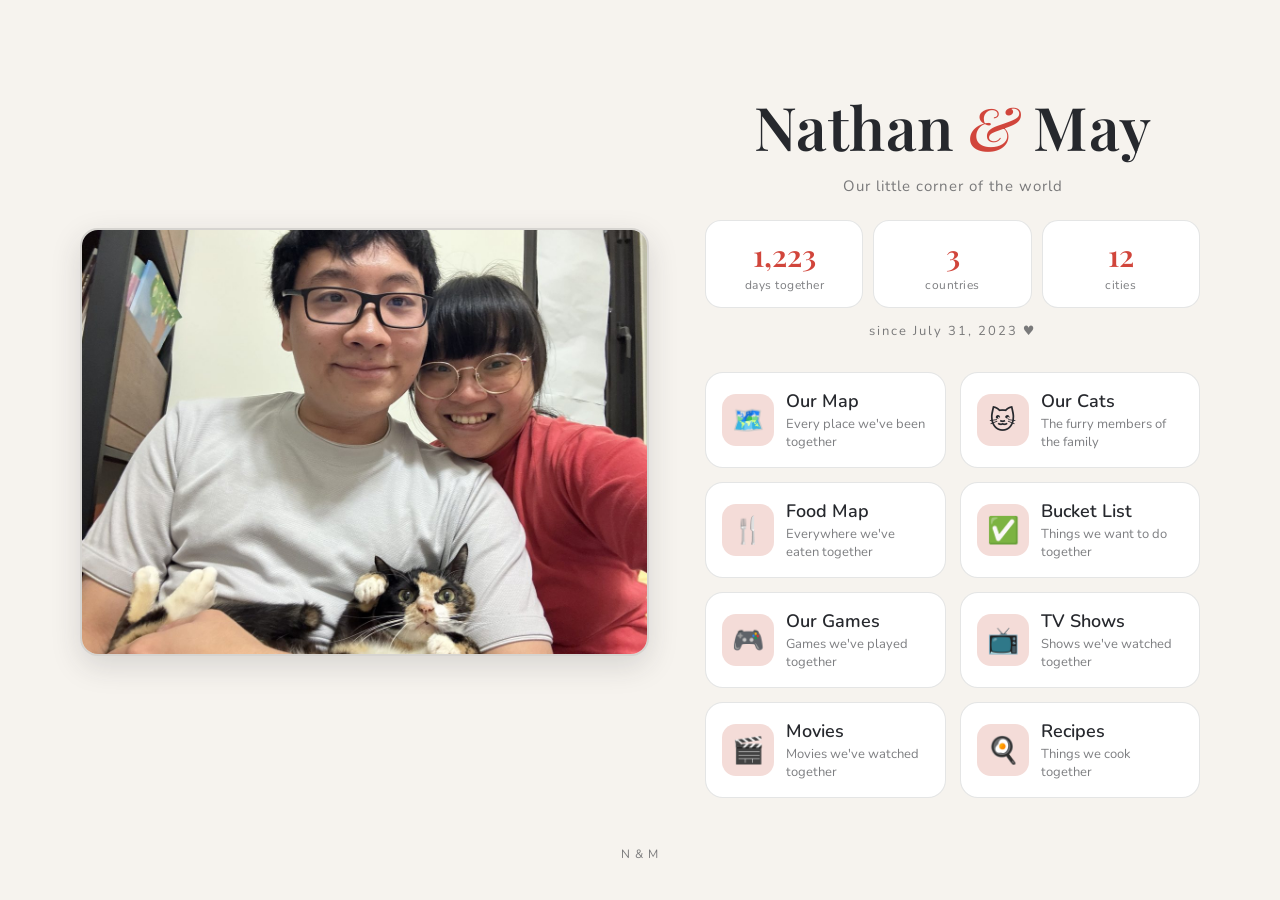
<file: index.html>
<!DOCTYPE html>
<html lang="en">
<head>
  <meta charset="UTF-8" />
  <meta name="viewport" content="width=device-width, initial-scale=1" />
  <title>Nathan & May</title>
  <!-- Fonts: a fancy one for titles, a clean one for text -->
  <link rel="preconnect" href="https://fonts.googleapis.com" />
  <link rel="preconnect" href="https://fonts.gstatic.com" crossorigin />
  <link href="https://fonts.googleapis.com/css2?family=Playfair+Display:ital,wght@0,600;1,500&family=Nunito:wght@400;600&display=swap" rel="stylesheet" />
  <link rel="stylesheet" href="home.css?v=19" />
</head>
<body>

  <!-- On phones everything is one column; on computers the photo is on the left
       and everything else on the right (see "Home page on big screens" in home.css) -->
  <main class="home">
    <!-- Our photo (to change it, replace photos/us.jpg and bump ?v= so phones load the new one) -->
    <img id="cover" src="photos/us.jpg?v=2" alt="Nathan & May" />

    <header>
      <h1>Nathan <span class="amp">&amp;</span> May</h1>
      <p class="tagline">Our little corner of the world</p>
    </header>

    <!-- Our numbers: filled in by home.js -->
    <section class="stats">
      <div class="stat">
        <span class="num" id="days">–</span>
        <span class="stat-label">days together</span>
      </div>
      <div class="stat">
        <span class="num" id="countries">–</span>
        <span class="stat-label">countries</span>
      </div>
      <div class="stat">
        <span class="num" id="cities">–</span>
        <span class="stat-label">cities</span>
      </div>
    </section>
    <p class="since">since July 31, 2023 ♥</p>

    <!-- Menu: one card per page. To add a page, copy one <a> and change it. -->
    <nav class="menu">
      <a class="card" href="map.html">
        <span class="icon">🗺️</span>
        <span class="text">
          <span class="label">Our Map</span>
          <span class="desc">Every place we've been together</span>
        </span>
        <span class="arrow">→</span>
      </a>
      <a class="card" href="cats.html">
        <span class="icon">🐱</span>
        <span class="text">
          <span class="label">Our Cats</span>
          <span class="desc">The furry members of the family</span>
        </span>
        <span class="arrow">→</span>
      </a>
      <a class="card" href="food.html">
        <span class="icon">🍴</span>
        <span class="text">
          <span class="label">Food Map</span>
          <span class="desc">Everywhere we've eaten together</span>
        </span>
        <span class="arrow">→</span>
      </a>
      <a class="card" href="bucket.html">
        <span class="icon">✅</span>
        <span class="text">
          <span class="label">Bucket List</span>
          <span class="desc">Things we want to do together</span>
        </span>
        <span class="arrow">→</span>
      </a>
      <a class="card" href="games.html">
        <span class="icon">🎮</span>
        <span class="text">
          <span class="label">Our Games</span>
          <span class="desc">Games we've played together</span>
        </span>
        <span class="arrow">→</span>
      </a>
      <a class="card" href="tv.html">
        <span class="icon">📺</span>
        <span class="text">
          <span class="label">TV Shows</span>
          <span class="desc">Shows we've watched together</span>
        </span>
        <span class="arrow">→</span>
      </a>
      <a class="card" href="movies.html">
        <span class="icon">🎬</span>
        <span class="text">
          <span class="label">Movies</span>
          <span class="desc">Movies we've watched together</span>
        </span>
        <span class="arrow">→</span>
      </a>
      <a class="card" href="recipes.html">
        <span class="icon">🍳</span>
        <span class="text">
          <span class="label">Recipes</span>
          <span class="desc">Things we cook together</span>
        </span>
        <span class="arrow">→</span>
      </a>
    </nav>

    <footer>N &amp; M</footer>
  </main>

  <!-- places.js is shared with the map, so the numbers update when we add places -->
  <script src="places.js?v=5"></script>
  <script src="home.js?v=4"></script>
</body>
</html>
</file>
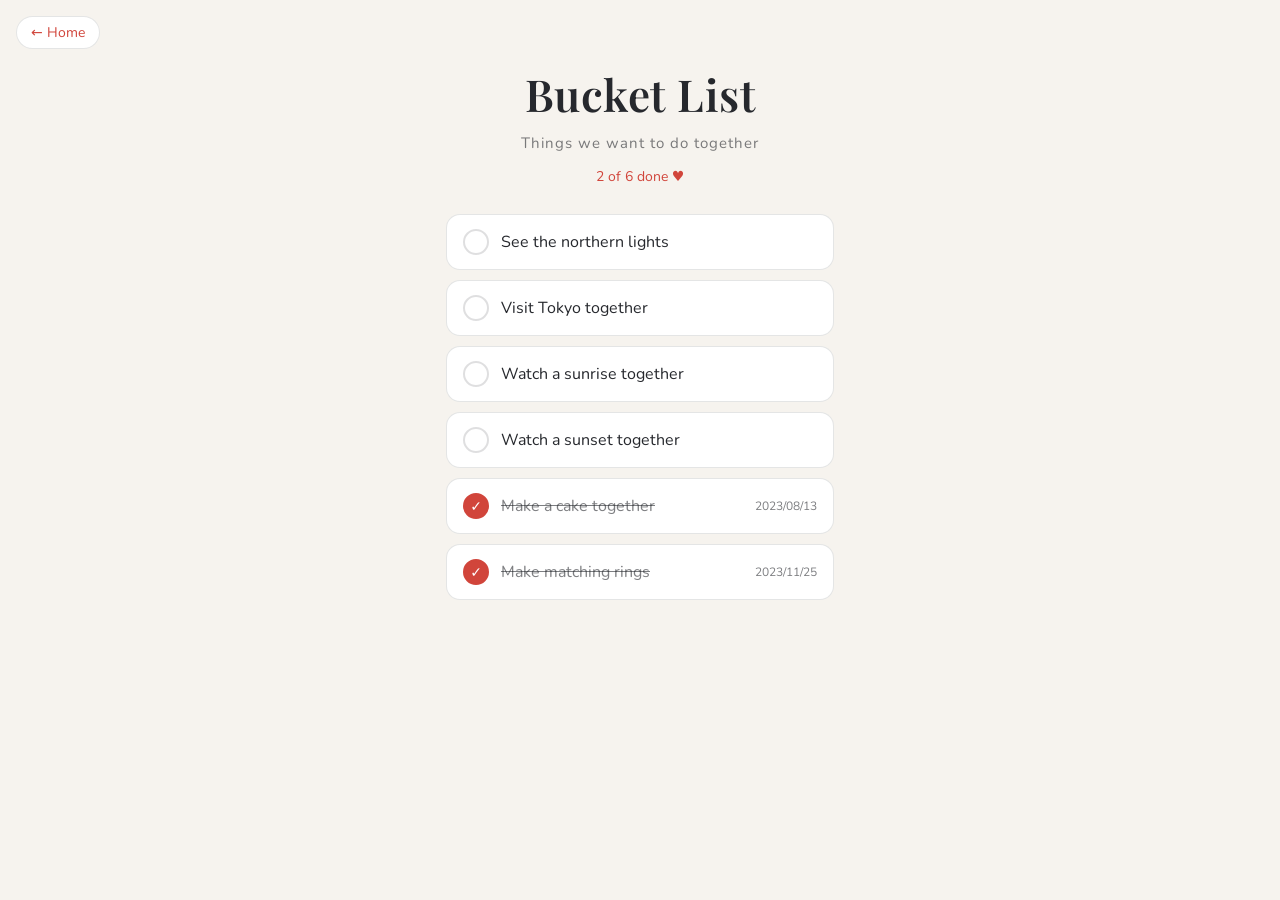
<file: bucket.html>
<!DOCTYPE html>
<html lang="en">
<head>
  <meta charset="UTF-8" />
  <meta name="viewport" content="width=device-width, initial-scale=1" />
  <title>Bucket List · Nathan & May</title>
  <link rel="preconnect" href="https://fonts.googleapis.com" />
  <link rel="preconnect" href="https://fonts.gstatic.com" crossorigin />
  <link href="https://fonts.googleapis.com/css2?family=Playfair+Display:ital,wght@0,600;1,500&family=Nunito:wght@400;600&display=swap" rel="stylesheet" />
  <link rel="stylesheet" href="home.css?v=19" />
</head>
<body>

  <a class="back" href="index.html">← Home</a>

  <main>
    <header>
      <h1>Bucket List</h1>
      <p class="tagline">Things we want to do together</p>
      <p class="progress" id="progress"></p>
    </header>

    <!-- The list is filled in from bucket.js -->
    <ul class="list" id="bucket"></ul>
  </main>

  <!-- After changing bucket.js, bump the ?v= number so phones load the new list -->
  <script src="bucket.js?v=2"></script>
  <script>
    const listEl = document.getElementById("bucket");

    // Not done yet first, then the ones we've done
    const sorted = [...bucketList].sort((a, b) => a.done - b.done);

    sorted.forEach(item => {
      const li = document.createElement("li");
      li.className = "item" + (item.done ? " done" : "");
      li.innerHTML = '<span class="check"></span><span class="item-text"></span><span class="item-date"></span>';
      li.querySelector(".check").textContent = item.done ? "✓" : "";
      li.querySelector(".item-text").textContent = item.text;
      li.querySelector(".item-date").textContent = item.date || "";
      listEl.appendChild(li);
    });

    const doneCount = bucketList.filter(item => item.done).length;
    document.getElementById("progress").textContent = `${doneCount} of ${bucketList.length} done ♥`;
  </script>
</body>
</html>
</file>
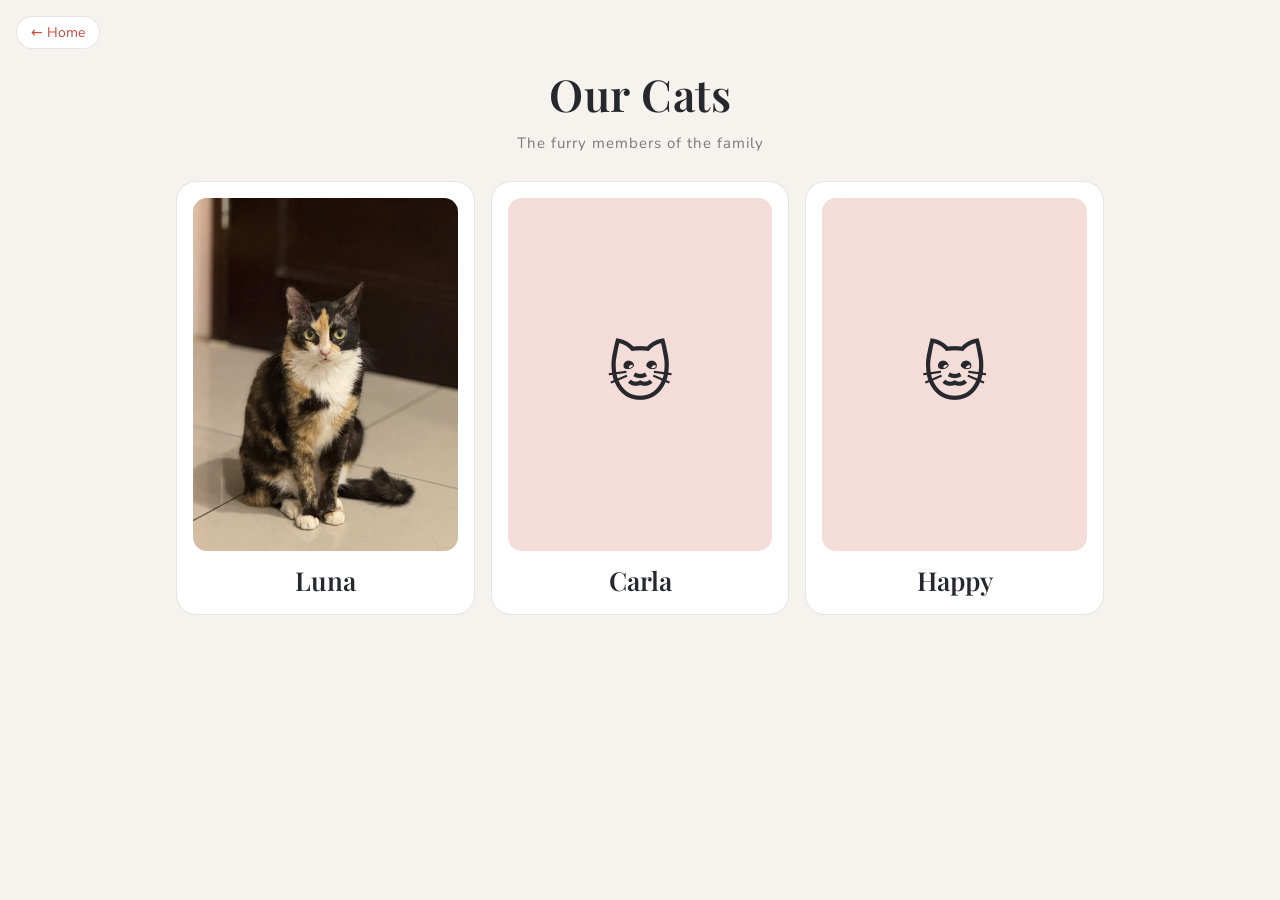
<file: cats.html>
<!DOCTYPE html>
<html lang="en">
<head>
  <meta charset="UTF-8" />
  <meta name="viewport" content="width=device-width, initial-scale=1" />
  <title>Our Cats · Nathan & May</title>
  <link rel="preconnect" href="https://fonts.googleapis.com" />
  <link rel="preconnect" href="https://fonts.gstatic.com" crossorigin />
  <link href="https://fonts.googleapis.com/css2?family=Playfair+Display:ital,wght@0,600;1,500&family=Nunito:wght@400;600&display=swap" rel="stylesheet" />
  <link rel="stylesheet" href="home.css?v=19" />
</head>
<body>

  <a class="back" href="index.html">← Home</a>

  <main class="wide">
    <header>
      <h1>Our Cats</h1>
      <p class="tagline">The furry members of the family</p>
    </header>

    <!-- One card per cat. To add a photo, replace <div class="cat-photo">🐱</div>
         with <img class="cat-photo" src="photos/cats/luna.jpg" alt="Luna" /> -->
    <section class="cats">
      <article class="cat">
        <img class="cat-photo" src="photos/cats/luna.jpg?v=1" alt="Luna" />
        <h2 class="cat-name">Luna</h2>
      </article>
      <article class="cat">
        <div class="cat-photo">🐱</div>
        <h2 class="cat-name">Carla</h2>
      </article>
      <article class="cat">
        <div class="cat-photo">🐱</div>
        <h2 class="cat-name">Happy</h2>
      </article>
    </section>
  </main>

</body>
</html>
</file>
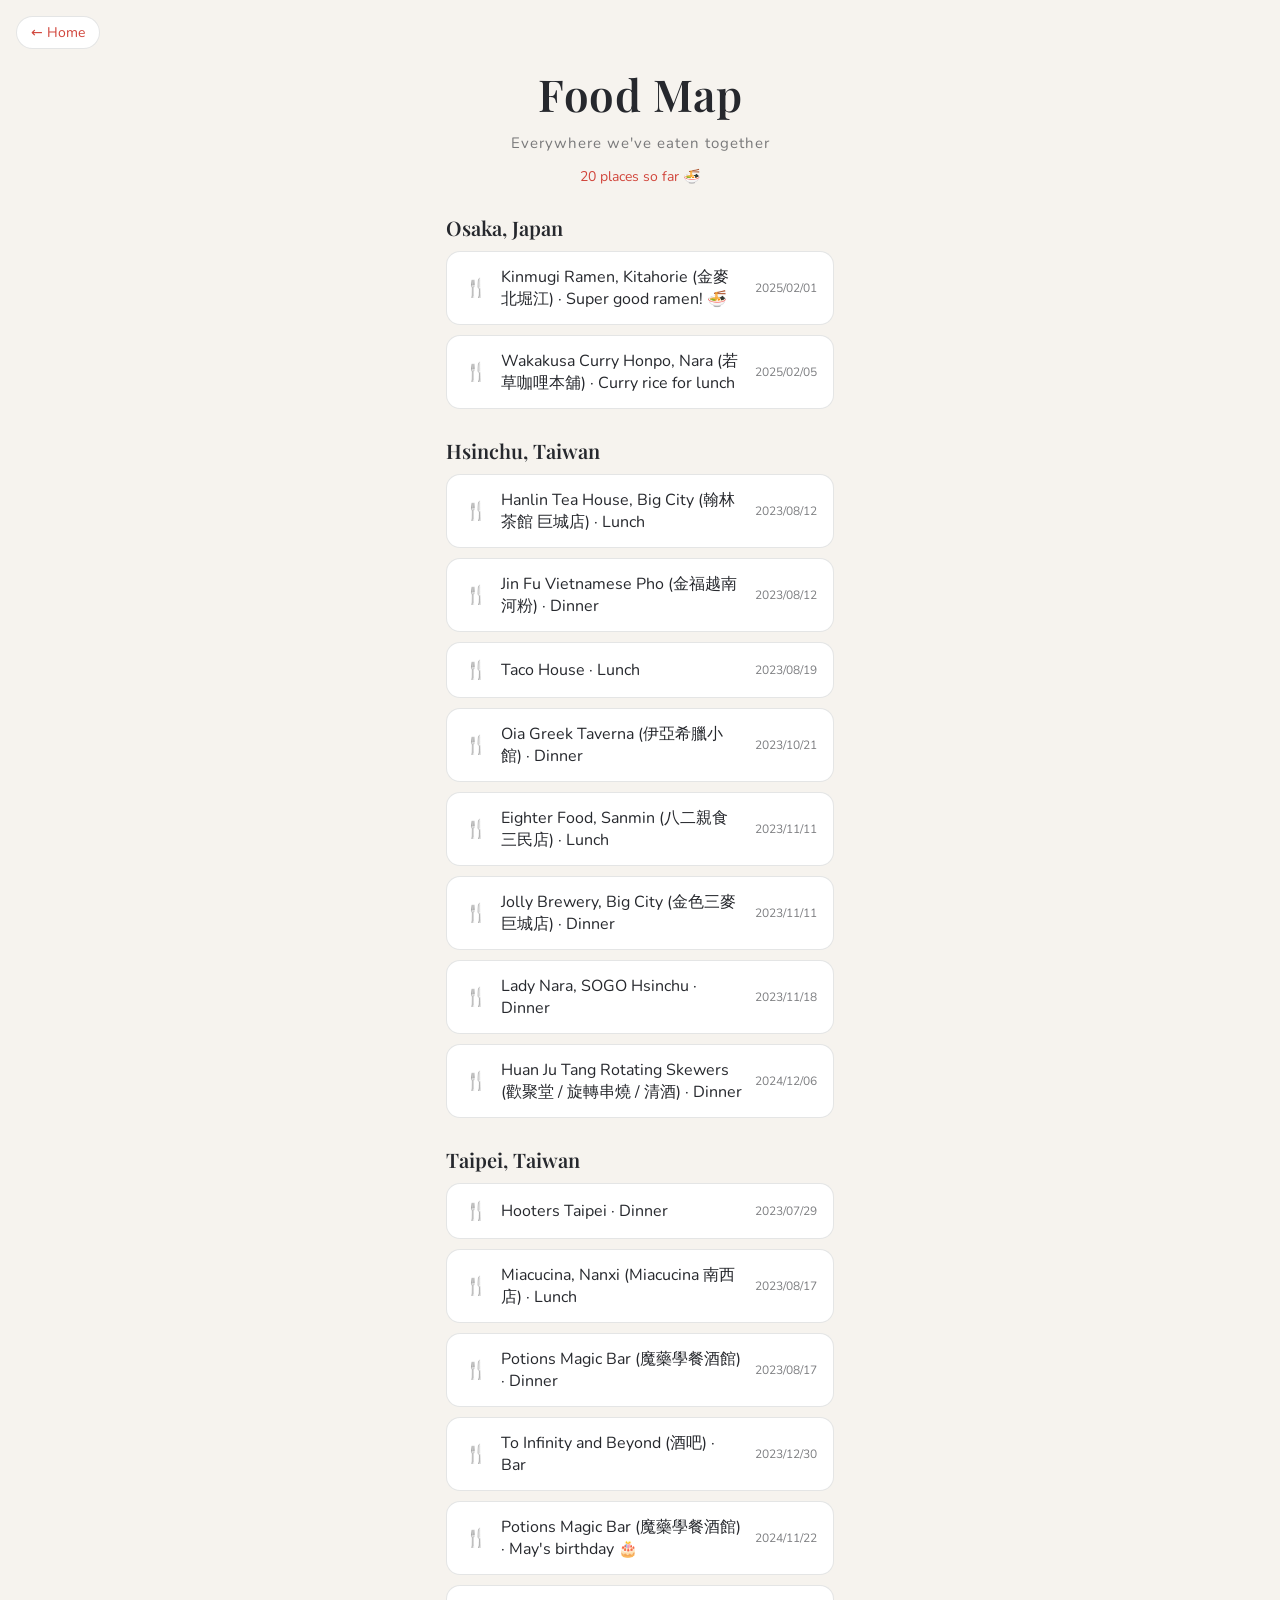
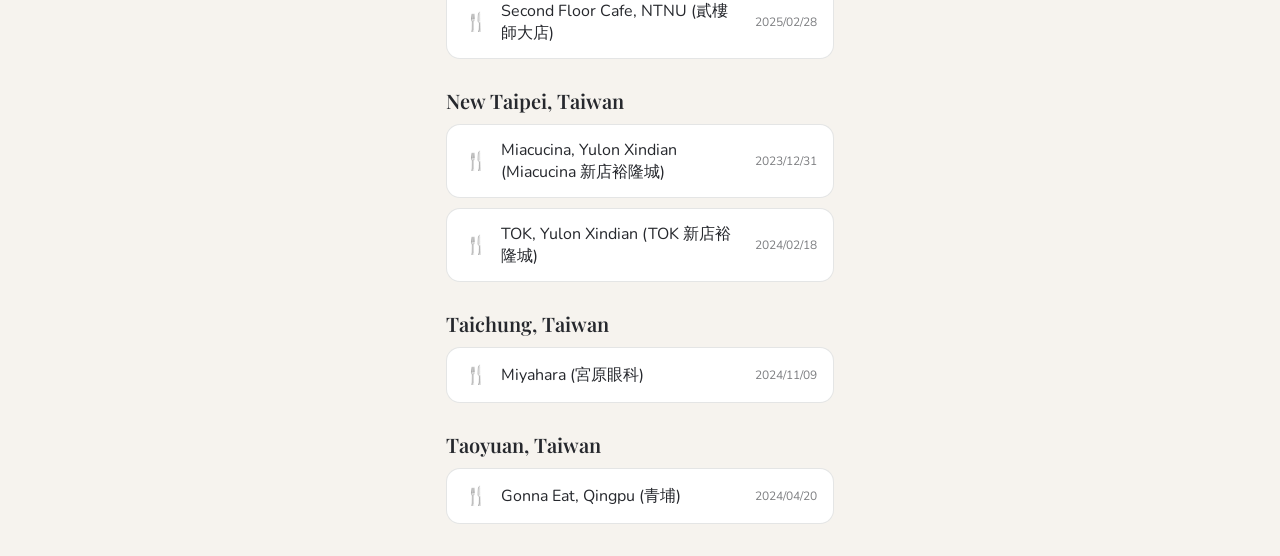
<file: food.html>
<!DOCTYPE html>
<html lang="en">
<head>
  <meta charset="UTF-8" />
  <meta name="viewport" content="width=device-width, initial-scale=1" />
  <title>Food Map · Nathan & May</title>
  <link rel="preconnect" href="https://fonts.googleapis.com" />
  <link rel="preconnect" href="https://fonts.gstatic.com" crossorigin />
  <link href="https://fonts.googleapis.com/css2?family=Playfair+Display:ital,wght@0,600;1,500&family=Nunito:wght@400;600&display=swap" rel="stylesheet" />
  <link rel="stylesheet" href="home.css?v=19" />
</head>
<body>

  <a class="back" href="index.html">← Home</a>

  <main>
    <header>
      <h1>Food Map</h1>
      <p class="tagline">Everywhere we've eaten together</p>
      <p class="progress" id="count"></p>
    </header>

    <!-- Filled in automatically from places.js: every spot with  type: "food" -->
    <div id="food"></div>
  </main>

  <script src="places.js?v=5"></script>
  <script>
    const foodEl = document.getElementById("food");
    let total = 0;

    places.forEach(place => {
      const food = (place.spots || []).filter(spot => spot.type === "food");
      if (!food.length) return;
      total += food.length;

      // City heading
      const h2 = document.createElement("h2");
      h2.className = "group-title";
      h2.textContent = place.name;
      foodEl.appendChild(h2);

      // One card per restaurant: tap it to see it on the map
      const ul = document.createElement("ul");
      ul.className = "list";
      food.forEach(spot => {
        const li = document.createElement("li");
        const a = document.createElement("a");
        a.className = "item link";
        a.href = "map.html?spot=" + encodeURIComponent(spot.name);
        a.innerHTML = '<span class="check">🍴</span><span class="item-text"></span><span class="item-date"></span>';
        a.querySelector(".item-text").textContent = spot.name + (spot.notes ? ` · ${spot.notes}` : "");
        a.querySelector(".item-date").textContent = spot.date;
        li.appendChild(a);
        ul.appendChild(li);
      });
      foodEl.appendChild(ul);
    });

    document.getElementById("count").textContent = `${total} places so far 🍜`;
  </script>
</body>
</html>
</file>
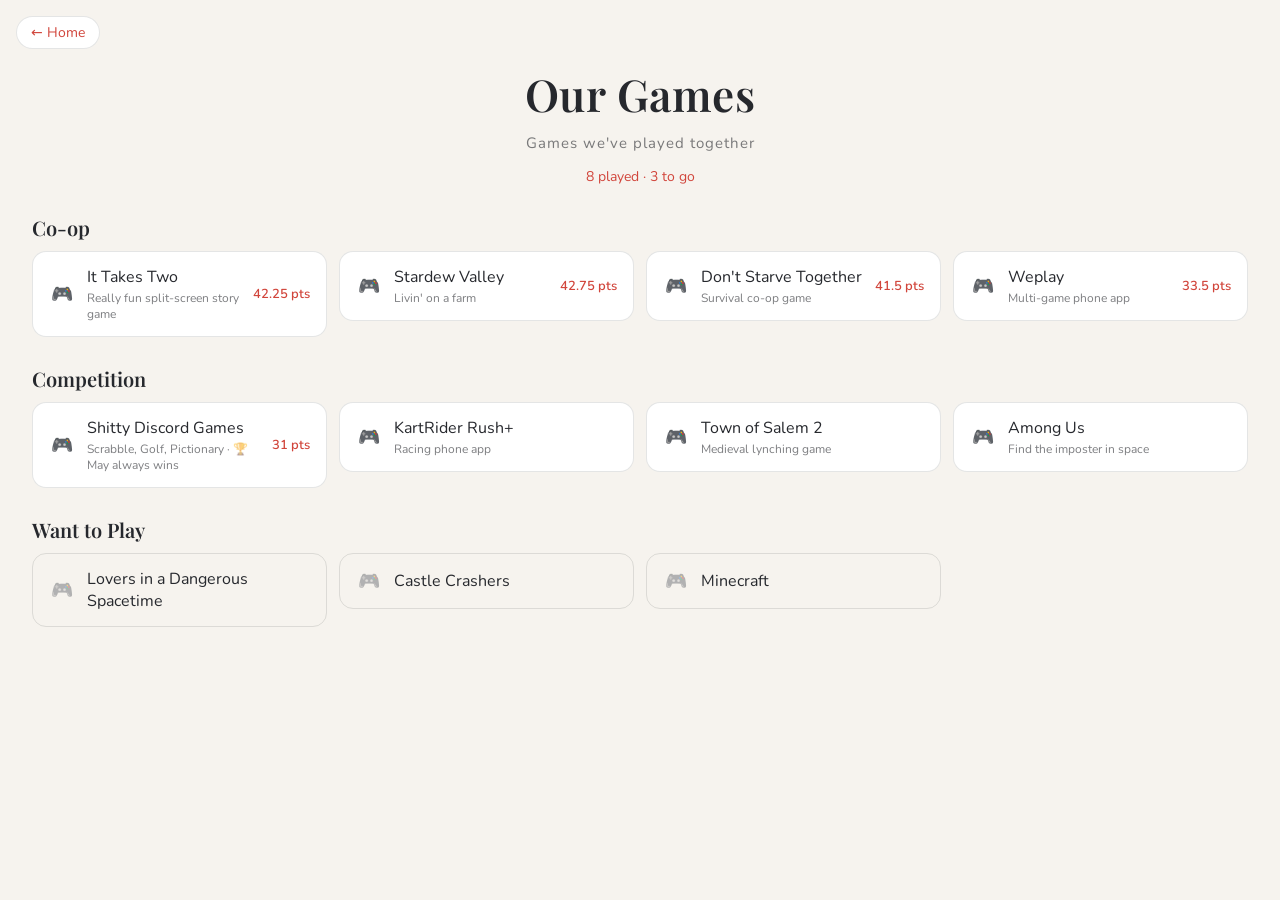
<file: games.html>
<!DOCTYPE html>
<html lang="en">
<head>
  <meta charset="UTF-8" />
  <meta name="viewport" content="width=device-width, initial-scale=1" />
  <title>Our Games · Nathan & May</title>
  <link rel="preconnect" href="https://fonts.googleapis.com" />
  <link rel="preconnect" href="https://fonts.gstatic.com" crossorigin />
  <link href="https://fonts.googleapis.com/css2?family=Playfair+Display:ital,wght@0,600;1,500&family=Nunito:wght@400;600&display=swap" rel="stylesheet" />
  <link rel="stylesheet" href="home.css?v=19" />
</head>
<body>

  <a class="back" href="index.html">← Home</a>

  <main class="wide collection">
    <header>
      <h1>Our Games</h1>
      <p class="tagline">Games we've played together</p>
      <p class="progress" id="count"></p>
    </header>

    <!-- Filled in from games.js, grouped by category -->
    <div id="list"></div>
  </main>

  <!-- After changing games.js, bump the ?v= number so phones load the new list -->
  <script src="games.js?v=1"></script>
  <script src="lists.js?v=1"></script>
  <script>showList(items, "🎮", "played", "Want to Play");</script>
</body>
</html>
</file>
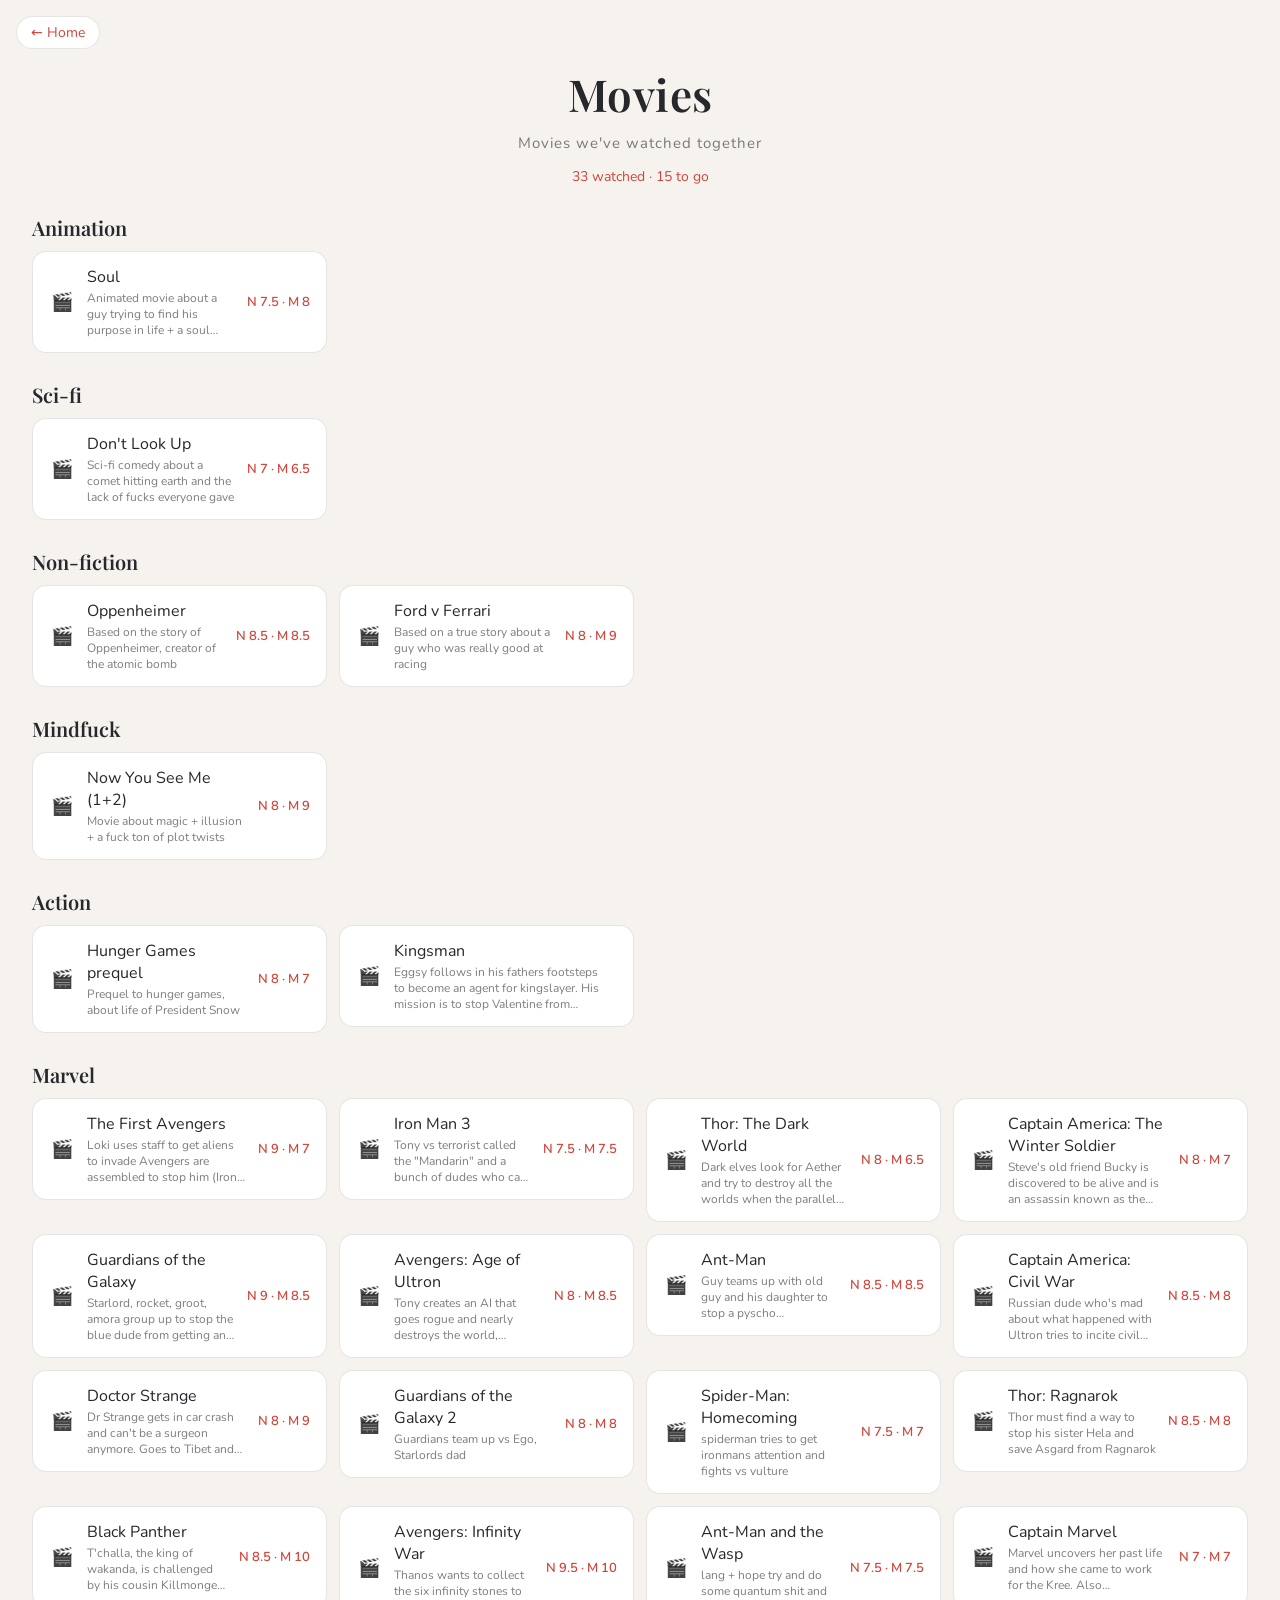
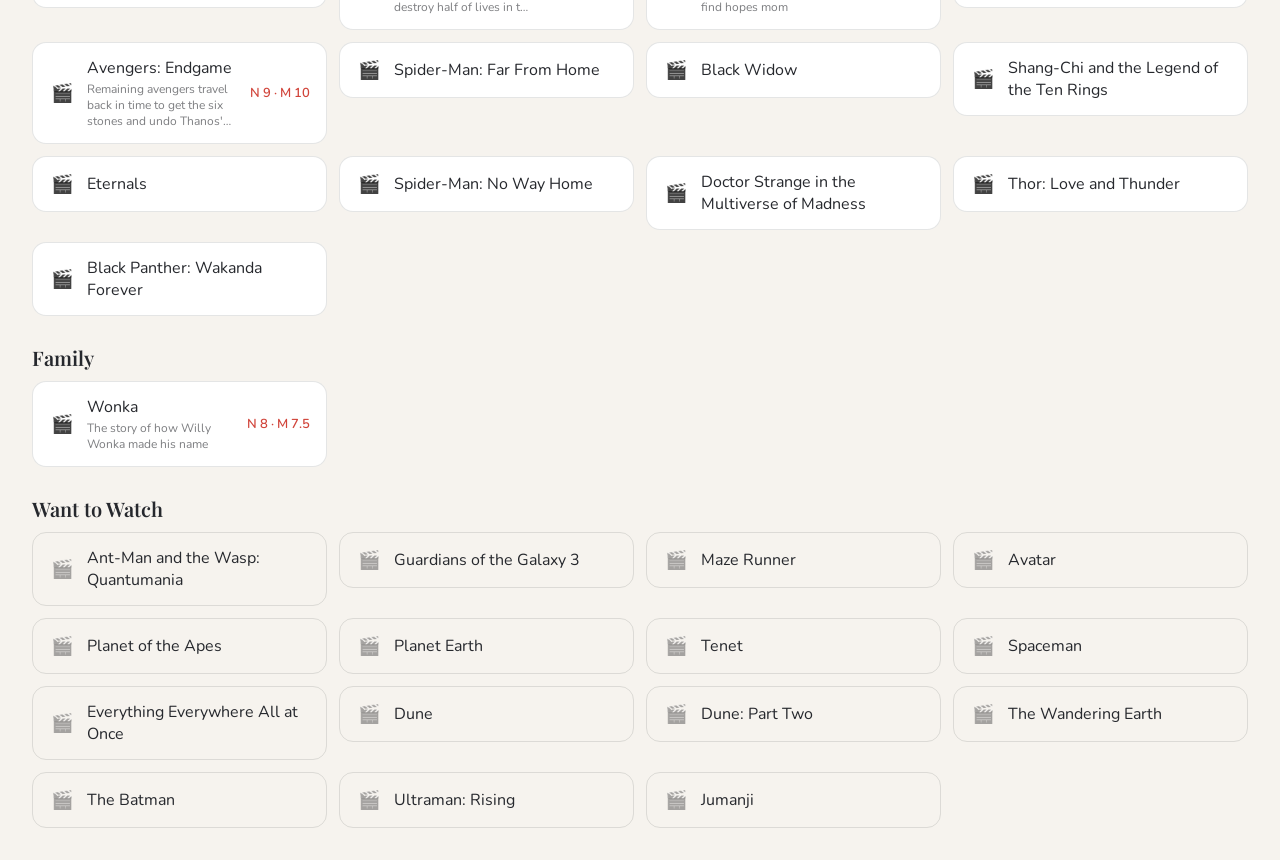
<file: movies.html>
<!DOCTYPE html>
<html lang="en">
<head>
  <meta charset="UTF-8" />
  <meta name="viewport" content="width=device-width, initial-scale=1" />
  <title>Movies · Nathan & May</title>
  <link rel="preconnect" href="https://fonts.googleapis.com" />
  <link rel="preconnect" href="https://fonts.gstatic.com" crossorigin />
  <link href="https://fonts.googleapis.com/css2?family=Playfair+Display:ital,wght@0,600;1,500&family=Nunito:wght@400;600&display=swap" rel="stylesheet" />
  <link rel="stylesheet" href="home.css?v=19" />
</head>
<body>

  <a class="back" href="index.html">← Home</a>

  <main class="wide collection">
    <header>
      <h1>Movies</h1>
      <p class="tagline">Movies we've watched together</p>
      <p class="progress" id="count"></p>
    </header>

    <!-- Filled in from movies.js, grouped by category -->
    <div id="list"></div>
  </main>

  <!-- After changing movies.js, bump the ?v= number so phones load the new list -->
  <script src="movies.js?v=1"></script>
  <script src="lists.js?v=1"></script>
  <script>showList(items, "🎬", "watched", "Want to Watch");</script>
</body>
</html>
</file>
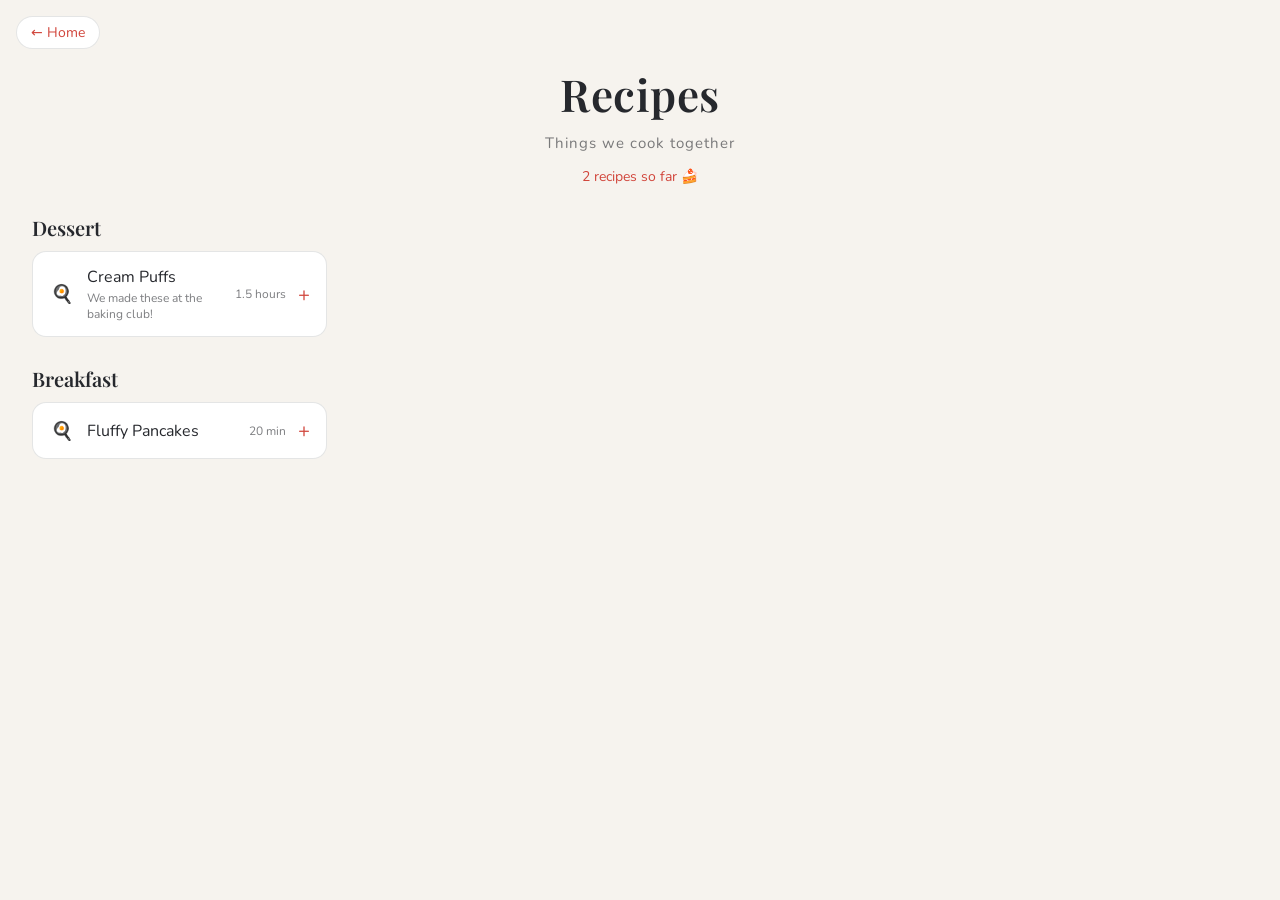
<file: recipes.html>
<!DOCTYPE html>
<html lang="en">
<head>
  <meta charset="UTF-8" />
  <meta name="viewport" content="width=device-width, initial-scale=1" />
  <title>Recipes · Nathan & May</title>
  <link rel="preconnect" href="https://fonts.googleapis.com" />
  <link rel="preconnect" href="https://fonts.gstatic.com" crossorigin />
  <link href="https://fonts.googleapis.com/css2?family=Playfair+Display:ital,wght@0,600;1,500&family=Nunito:wght@400;600&display=swap" rel="stylesheet" />
  <link rel="stylesheet" href="home.css?v=19" />
</head>
<body>

  <a class="back" href="index.html">← Home</a>

  <main class="wide collection">
    <header>
      <h1>Recipes</h1>
      <p class="tagline">Things we cook together</p>
      <p class="progress" id="count"></p>
    </header>

    <!-- Filled in from recipes.js. Tap a recipe to open it. -->
    <div id="list"></div>
  </main>

  <!-- After changing recipes.js, bump the ?v= number so phones load the new list -->
  <script src="recipes.js?v=1"></script>
  <script>
    const box = document.getElementById("list");
    const categories = [...new Set(recipes.map(r => r.category || "Other"))];

    categories.forEach(category => {
      const h2 = document.createElement("h2");
      h2.className = "group-title";
      h2.textContent = category;
      box.appendChild(h2);

      const list = document.createElement("div");
      list.className = "list";

      recipes.filter(r => (r.category || "Other") === category).forEach(r => {
        // <details> = a box that opens and closes when you tap its title
        const card = document.createElement("details");
        card.className = "item recipe icon-only";
        card.innerHTML =
          '<summary><span class="check">🍳</span>' +
          '<span class="item-main"><span class="item-text"></span><span class="item-sub"></span></span>' +
          '<span class="item-date"></span></summary>' +
          '<div class="recipe-body"><h3>Ingredients</h3><ul class="ingredients"></ul>' +
          '<h3>Steps</h3><ol class="steps"></ol></div>';

        card.querySelector(".item-text").textContent = r.name;
        card.querySelector(".item-sub").textContent = r.notes || "";
        card.querySelector(".item-date").textContent = r.time || "";
        (r.ingredients || []).forEach(text => {
          const li = document.createElement("li");
          li.textContent = text;
          card.querySelector(".ingredients").appendChild(li);
        });
        (r.steps || []).forEach(text => {
          const li = document.createElement("li");
          li.textContent = text;
          card.querySelector(".steps").appendChild(li);
        });
        list.appendChild(card);
      });

      box.appendChild(list);
    });

    document.getElementById("count").textContent = `${recipes.length} recipes so far 🍰`;
  </script>
</body>
</html>
</file>
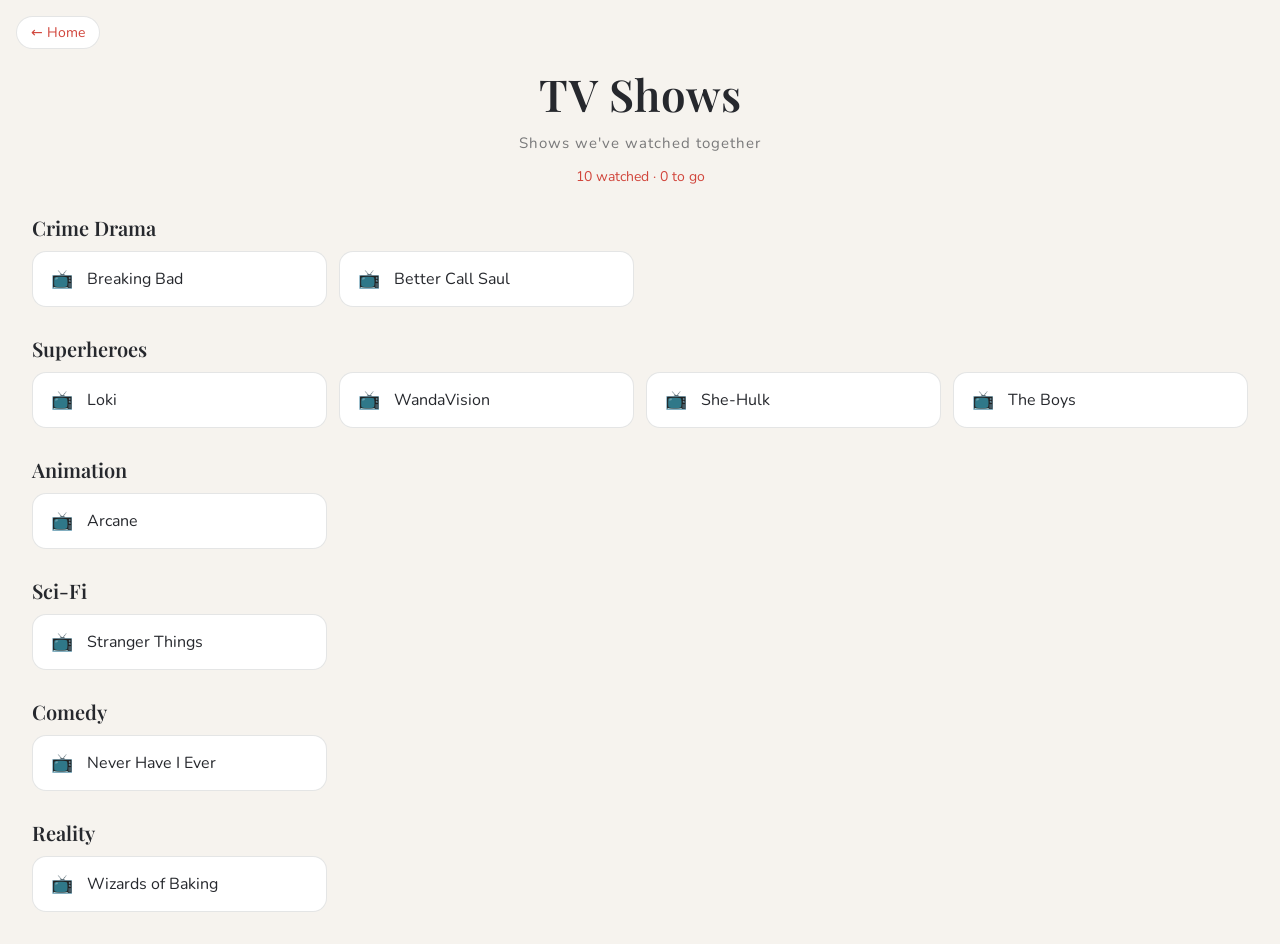
<file: tv.html>
<!DOCTYPE html>
<html lang="en">
<head>
  <meta charset="UTF-8" />
  <meta name="viewport" content="width=device-width, initial-scale=1" />
  <title>TV Shows · Nathan & May</title>
  <link rel="preconnect" href="https://fonts.googleapis.com" />
  <link rel="preconnect" href="https://fonts.gstatic.com" crossorigin />
  <link href="https://fonts.googleapis.com/css2?family=Playfair+Display:ital,wght@0,600;1,500&family=Nunito:wght@400;600&display=swap" rel="stylesheet" />
  <link rel="stylesheet" href="home.css?v=19" />
</head>
<body>

  <a class="back" href="index.html">← Home</a>

  <main class="wide collection">
    <header>
      <h1>TV Shows</h1>
      <p class="tagline">Shows we've watched together</p>
      <p class="progress" id="count"></p>
    </header>

    <!-- Filled in from tv.js, grouped by category -->
    <div id="list"></div>
  </main>

  <!-- After changing tv.js, bump the ?v= number so phones load the new list -->
  <script src="tv.js?v=1"></script>
  <script src="lists.js?v=1"></script>
  <script>showList(items, "📺", "watched", "Want to Watch");</script>
</body>
</html>
</file>
<file: home.css>
/* Styles for the home page and the cats page (the map has its own style.css) */
* { box-sizing: border-box; }

/* ---------- Colors ----------
   Every color on the home, cats, food and bucket pages comes from here,
   so changing the whole look only means changing these lines. */
:root {
  --bg: #f6f3ee;                          /* page background: off-white */
  --glow-1: transparent;                  /* soft glow, top left (none) */
  --glow-2: transparent;                  /* soft glow, bottom right (none) */
  --star: transparent;                    /* twinkling stars (transparent = none) */
  --text: #26282d;                        /* main text: almost black */
  --muted: rgba(38, 40, 45, 0.6);         /* small grey text */
  --accent: #d1453b;                      /* main highlight color: red, from May's shirt */
  --accent-soft: #d1453b;                 /* numbers, &, links */
  --on-accent: #fff;                      /* text on top of --accent */
  --surface: #ffffff;                     /* cards and boxes */
  --surface-hover: #ffffff;
  --line: rgba(38, 40, 45, 0.12);         /* card borders */
  --line-hover: rgba(209, 69, 59, 0.5);
  --accent-line: rgba(38, 40, 45, 0.15);
  --icon-bg: #f4dcd8;                     /* the little square behind each icon */
  --photo-shadow: 0 10px 30px rgba(38, 40, 45, 0.15);
}

body {
  margin: 0;
  min-height: 100vh;
  color: var(--text);
  font-family: "Nunito", system-ui, -apple-system, sans-serif;
  text-align: center;
  background:
    radial-gradient(circle at 20% 15%, var(--glow-1), transparent 40%),
    radial-gradient(circle at 85% 80%, var(--glow-2), transparent 45%),
    var(--bg);
  background-attachment: fixed;
}

/* Tiny twinkling stars behind everything */
body::before {
  content: "";
  position: fixed;
  inset: 0;
  pointer-events: none;
  background-image:
    radial-gradient(1px 1px at 10% 20%, var(--star), transparent),
    radial-gradient(1px 1px at 30% 70%, var(--star), transparent),
    radial-gradient(1.5px 1.5px at 50% 10%, var(--star), transparent),
    radial-gradient(1px 1px at 70% 40%, var(--star), transparent),
    radial-gradient(1.5px 1.5px at 90% 15%, var(--star), transparent),
    radial-gradient(1px 1px at 80% 90%, var(--star), transparent),
    radial-gradient(1px 1px at 15% 85%, var(--star), transparent),
    radial-gradient(1px 1px at 60% 60%, var(--star), transparent);
  opacity: 0.6;
  animation: twinkle 4s ease-in-out infinite alternate;
}

@keyframes twinkle {
  from { opacity: 0.3; }
  to   { opacity: 0.8; }
}

main {
  position: relative;
  max-width: 420px;
  margin: 0 auto;
  padding: 64px 16px 32px;
  animation: fade-up 0.8s ease both;
}

@keyframes fade-up {
  from { opacity: 0; transform: translateY(16px); }
  to   { opacity: 1; transform: none; }
}

/* ---------- Header ---------- */
header { margin-bottom: 28px; }

/* Our photo: the whole picture, with rounded corners and a soft pink glow */
#cover {
  display: block;
  width: 100%;
  height: auto;
  margin: 0 auto 28px;
  border-radius: 18px;
  border: 2px solid var(--accent-line);
  box-shadow: var(--photo-shadow);
}

.cover-placeholder {
  width: 150px;
  height: 150px;
  margin: 0 auto 24px;
  border-radius: 50%;
  border: 3px solid var(--accent-soft);
  display: flex;
  align-items: center;
  justify-content: center;
  font-size: 56px;
  color: var(--accent-soft);
  background: var(--surface);
}

h1 {
  margin: 0;
  font-family: "Playfair Display", Georgia, serif;
  font-weight: 600;
  font-size: 44px;
  letter-spacing: 0.5px;
}

.amp {
  font-style: italic;
  font-weight: 500;
  color: var(--accent-soft);
}

.tagline {
  margin: 10px 0 0;
  color: var(--muted);
  font-size: 15px;
  letter-spacing: 1px;
}

/* ---------- Our numbers ---------- */
.stats {
  display: grid;
  grid-template-columns: repeat(3, 1fr);
  gap: 10px;
}

.stat {
  display: flex;
  flex-direction: column;
  padding: 14px 6px;
  background: var(--surface);
  border: 1px solid var(--line);
  border-radius: 16px;
}

.num {
  font-family: "Playfair Display", Georgia, serif;
  font-size: 30px;
  font-weight: 600;
  color: var(--accent-soft);
}

.stat-label {
  margin-top: 2px;
  font-size: 12px;
  color: var(--muted);
  letter-spacing: 0.5px;
}

.since {
  margin: 14px 0 32px;
  font-family: "Nunito", system-ui, sans-serif;   /* same clean font as the rest of the text */
  color: var(--muted);
  font-size: 13px;
  letter-spacing: 2px;
}

/* ---------- Menu cards ---------- */
.menu {
  display: flex;
  flex-direction: column;
  gap: 14px;
}

.card {
  display: flex;
  align-items: center;
  gap: 16px;
  padding: 18px 20px;
  background: var(--surface);
  border: 1px solid var(--line);
  border-radius: 18px;
  backdrop-filter: blur(8px);
  color: var(--text);
  text-decoration: none;
  text-align: left;
  transition: transform 0.2s, background 0.2s, border-color 0.2s;
}

.card:hover {
  transform: translateY(-3px);
  background: var(--surface-hover);
  border-color: var(--line-hover);
}

.icon {
  display: flex;
  align-items: center;
  justify-content: center;
  flex-shrink: 0;
  width: 52px;
  height: 52px;
  border-radius: 14px;
  background: var(--icon-bg);
  font-size: 26px;
}

.text {
  display: flex;
  flex-direction: column;
  flex: 1;
}

.label {
  font-size: 18px;
  font-weight: 600;
}

.desc {
  margin-top: 2px;
  font-size: 13px;
  color: var(--muted);
}

.arrow {
  color: var(--accent-soft);
  font-size: 20px;
  transition: transform 0.2s;
}

.card:hover .arrow { transform: translateX(4px); }

footer {
  margin-top: 48px;
  color: var(--muted);
  font-size: 12px;
  letter-spacing: 1px;
}

/* ---------- Other pages (cats) ---------- */
.back {
  position: fixed;
  top: 16px;
  left: 16px;
  z-index: 1;
  padding: 6px 14px;
  background: var(--surface);
  border: 1px solid var(--line);
  border-radius: 20px;
  color: var(--accent-soft);
  text-decoration: none;
  font-size: 14px;
}

.coming-soon { color: var(--muted); }

/* ---------- Cat cards ---------- */
.cats {
  display: flex;
  flex-direction: column;
  gap: 16px;
}

.cat {
  padding: 16px;
  background: var(--surface);
  border: 1px solid var(--line);
  border-radius: 20px;
}

.cat-photo {
  display: flex;
  align-items: center;
  justify-content: center;
  width: 100%;
  aspect-ratio: 3 / 4;   /* tall, like phone photos */
  object-fit: cover;
  border-radius: 14px;
  background: var(--icon-bg);
  font-size: 64px;
}

.cat-name {
  margin: 12px 0 0;
  font-family: "Playfair Display", Georgia, serif;
  font-size: 26px;
  font-weight: 600;
}

/* Cats page: wider, and on big screens (computer) the cats sit side by side.
   On phones they stay stacked top to bottom. */
main.wide { max-width: 960px; }

@media (min-width: 700px) {
  .cats { flex-direction: row; }
  .cat  { flex: 1; }
}

/* ---------- Lists (bucket list, food map) ---------- */
.progress {
  margin: 14px 0 0;
  color: var(--accent-soft);
  font-size: 14px;
}

.group-title {
  margin: 28px 0 10px;
  font-family: "Playfair Display", Georgia, serif;
  font-size: 20px;
  font-weight: 600;
  text-align: left;
}

.list {
  margin: 0;
  padding: 0;
  list-style: none;
  display: flex;
  flex-direction: column;
  gap: 10px;
}

.item {
  display: flex;
  align-items: center;
  gap: 12px;
  padding: 14px 16px;
  background: var(--surface);
  border: 1px solid var(--line);
  border-radius: 14px;
  color: var(--text);
  text-align: left;
  text-decoration: none;
}

.item.link { transition: background 0.2s, border-color 0.2s; }
.item.link:hover {
  background: var(--surface-hover);
  border-color: var(--line-hover);
}

/* The round checkbox (bucket list) or icon (food map) */
.check {
  display: flex;
  align-items: center;
  justify-content: center;
  flex-shrink: 0;
  width: 26px;
  height: 26px;
  border: 2px solid var(--accent-line);
  border-radius: 50%;
  font-size: 14px;
  color: var(--on-accent);
}

.item.link .check,
.item.icon-only .check { border: none; font-size: 18px; }

.item.done .check {
  background: var(--accent);
  border-color: var(--accent);
}

.item.done .item-text {
  color: var(--muted);
  text-decoration: line-through;
}

.item-text { flex: 1; }

.item-date {
  flex-shrink: 0;
  font-size: 12px;
  color: var(--muted);
}

/* ---------- Home page on big screens (computer) ----------
   Photo on the left, everything else on the right, menu as a 2×2 grid.
   Phones (narrower than 900px) keep the single column above. */
@media (min-width: 900px) {
  main.home {
    max-width: 1200px;
    padding: 80px 40px 32px;
    display: grid;
    grid-template-columns: 1.15fr 1fr;
    column-gap: 56px;
    align-items: start;
    align-content: center;   /* sit in the middle of the screen, top to bottom */
    min-height: 100vh;
    text-align: left;
  }

  main.home > * { grid-column: 2; }

  main.home #cover {
    grid-column: 1;
    grid-row: 1 / span 5;
    align-self: center;   /* line up with the middle of the right side, not the top */
    margin: 0;
  }

  main.home header { margin-bottom: 24px; text-align: center; }
  main.home .since { text-align: center; }
  main.home h1 { font-size: 60px; }
  main.home .stat { text-align: center; }

  main.home .menu {
    display: grid;
    grid-template-columns: 1fr 1fr;
  }

  main.home .card { padding: 16px; gap: 12px; }
  main.home .arrow { display: none; }

  main.home footer {
    grid-column: 1 / -1;
    text-align: center;
  }
}

/* ---------- Games, TV shows, movies, recipes ---------- */
.item-main {
  display: flex;
  flex-direction: column;
  flex: 1;
  min-width: 0;
}

.item-sub {
  margin-top: 2px;
  font-size: 12px;
  color: var(--muted);
}
.item-sub:empty { display: none; }

.item-side {
  display: flex;
  flex-direction: column;
  align-items: flex-end;
  flex-shrink: 0;
}

.score {
  color: var(--accent);
  font-size: 13px;
  font-weight: 600;
  white-space: nowrap;
}

/* Things we still want to do: a bit lighter */
.item.want { background: transparent; }
.item.want .check { opacity: 0.45; }

/* Recipes: a card that opens when you tap it */
.recipe {
  display: block;
  padding: 0;
}

.recipe summary {
  display: flex;
  align-items: center;
  gap: 12px;
  padding: 14px 16px;
  cursor: pointer;
  list-style: none;
}
.recipe summary::-webkit-details-marker { display: none; }

.recipe summary::after {
  content: "+";
  color: var(--accent);
  font-size: 20px;
}
.recipe[open] summary::after { content: "−"; }

.recipe-body {
  padding: 0 20px 16px 54px;
  font-size: 14px;
  line-height: 1.6;
}

.recipe-body h3 {
  margin: 8px 0 4px;
  font-size: 13px;
  letter-spacing: 1px;
  text-transform: uppercase;
  color: var(--accent);
}

.recipe-body ul,
.recipe-body ol {
  margin: 0;
  padding-left: 20px;
}

/* Games, TV shows, movies, recipes on big screens:
   each category gets its own row, with its cards side by side
   (as many as fit across, then the next line). Phones keep one column. */
@media (min-width: 700px) {
  main.collection { max-width: 1400px; padding-left: 32px; padding-right: 32px; }
  main.collection #list { text-align: left; }
  main.collection .list {
    display: grid;
    grid-template-columns: repeat(auto-fill, minmax(260px, 1fr));
    gap: 12px;
    align-items: start;
  }
  /* long comments: show 3 lines, the rest when the mouse is on the card */
  main.collection .item-sub {
    display: -webkit-box;
    -webkit-line-clamp: 3;
    -webkit-box-orient: vertical;
    overflow: hidden;
  }
  main.collection .item:hover .item-sub { -webkit-line-clamp: unset; }
  main.collection .item-sub:empty { display: none; }
}
</file>
